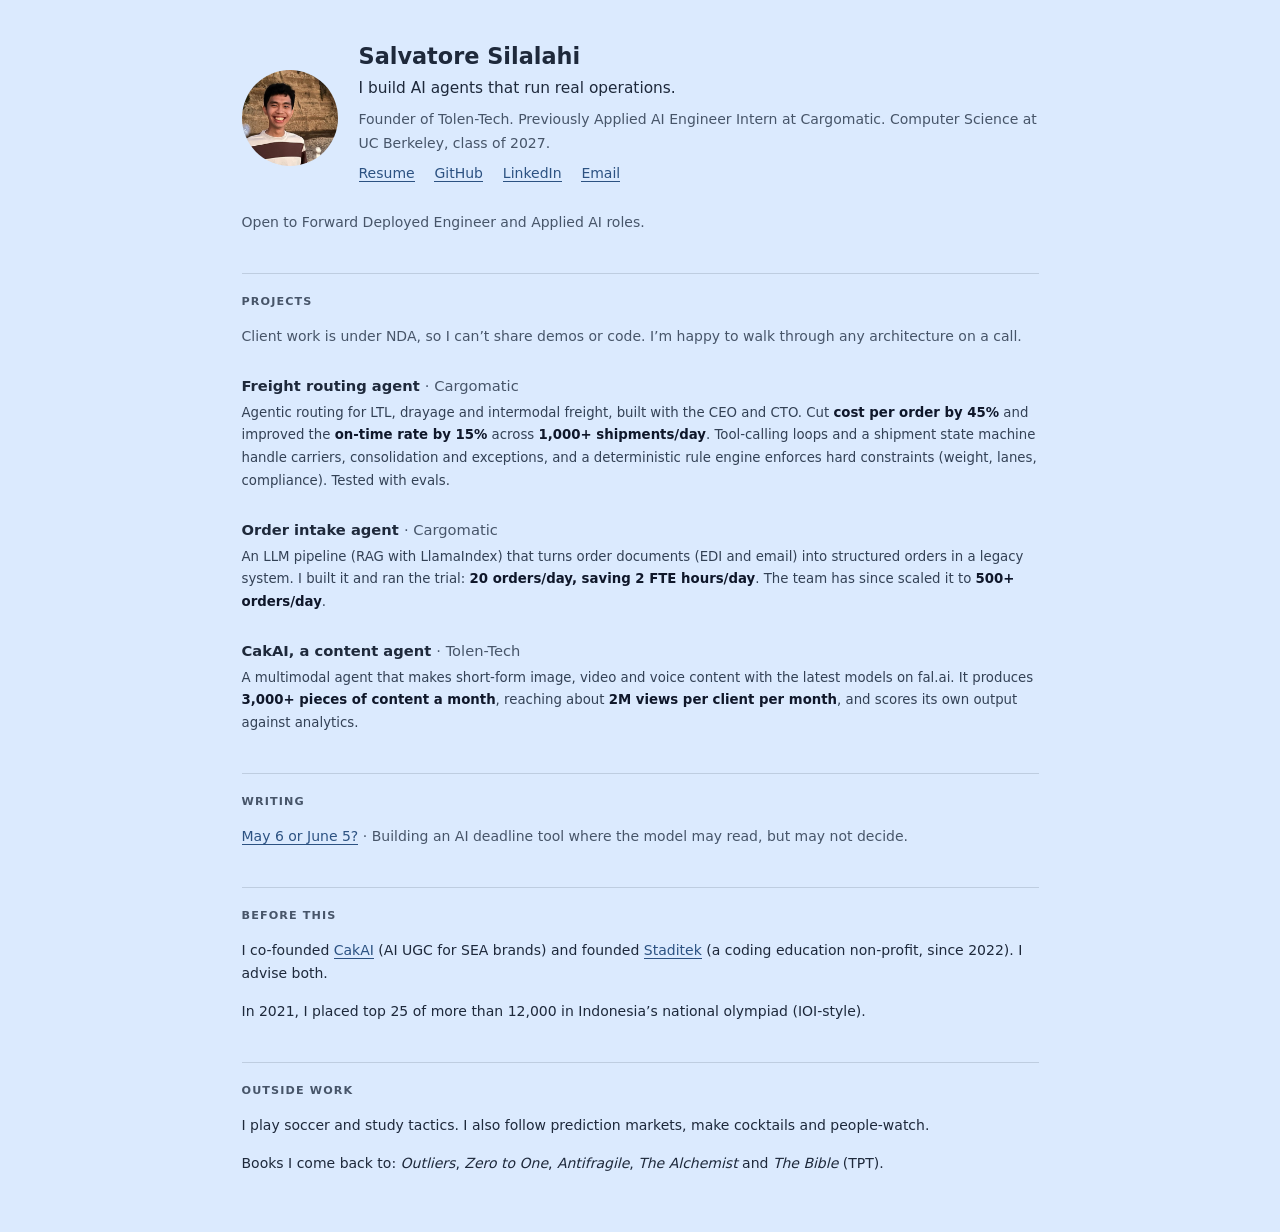
<file: index.html>
<!DOCTYPE html>
<html lang="en">
<head>
<meta charset="utf-8">
<meta name="viewport" content="width=device-width, initial-scale=1">
<title>Salvatore Silalahi | Applied AI Engineer</title>
<meta name="description" content="AI that empowers people in organizations. CS at UC Berkeley.">
<meta property="og:title" content="Salvatore Silalahi | Applied AI Engineer">
<meta property="og:description" content="AI that empowers people in organizations. CS at UC Berkeley.">
<meta property="og:type" content="website">
<link rel="stylesheet" href="style.css">
</head>
<body>

<header>
<img src="assets/photo.jpg" width="140" height="140" alt="Photo of Salvatore Silalahi">
<div>
<h1>Salvatore Silalahi</h1>
<p class="lead">I build AI agents that run real operations.</p>
<p class="muted">Founder of Tolen-Tech. Previously Applied AI Engineer Intern at Cargomatic. Computer Science at UC Berkeley, class of 2027.</p>
<p class="links"><a href="https://drive.google.com/file/d/1EehsT1Iq_umDIFLBcCO-ZupMuPwkneii/view?usp=sharing" target="_blank" rel="noopener">Resume</a> <a href="https://github.com/slvx17" target="_blank" rel="noopener">GitHub</a> <a href="https://linkedin.com/in/salvatore-unedo" target="_blank" rel="noopener">LinkedIn</a> <a href="mailto:salvatore.uos@gmail.com">Email</a></p>
</div>
</header>

<p class="muted open">Open to Forward Deployed Engineer and Applied AI roles.</p>

<h2>Projects</h2>

<p class="muted">Client work is under NDA, so I can’t share demos or code. I’m happy to walk through any architecture on a call.</p>

<h3>Freight routing agent <span>· Cargomatic</span></h3>
<p>Agentic routing for LTL, drayage and intermodal freight, built with the CEO and CTO. Cut <b>cost per order by 45%</b> and improved the <b>on-time rate by 15%</b> across <b>1,000+ shipments/day</b>. Tool-calling loops and a shipment state machine handle carriers, consolidation and exceptions, and a deterministic rule engine enforces hard constraints (weight, lanes, compliance). Tested with evals.</p>

<h3>Order intake agent <span>· Cargomatic</span></h3>
<p>An LLM pipeline (RAG with LlamaIndex) that turns order documents (EDI and email) into structured orders in a legacy system. I built it and ran the trial: <b>20 orders/day, saving 2 FTE hours/day</b>. The team has since scaled it to <b>500+ orders/day</b>.</p>

<h3>CakAI, a content agent <span>· Tolen-Tech</span></h3>
<p>A multimodal agent that makes short-form image, video and voice content with the latest models on fal.ai. It produces <b>3,000+ pieces of content a month</b>, reaching about <b>2M views per client per month</b>, and scores its own output against analytics.</p>

<h2>Writing</h2>

<p><a href="writing/may-6-or-june-5.html">May 6 or June 5?</a> <span class="muted">· Building an AI deadline tool where the model may read, but may not decide.</span></p>

<h2>Before this</h2>

<p>I co-founded <a href="https://cakai.id/" target="_blank" rel="noopener">CakAI</a> (AI UGC for SEA brands) and founded <a href="https://www.staditek.id/" target="_blank" rel="noopener">Staditek</a> (a coding education non-profit, since 2022). I advise both.</p>

<p>In 2021, I placed top 25 of more than 12,000 in Indonesia’s national olympiad (IOI-style).</p>

<h2>Outside work</h2>

<p>I play soccer and study tactics. I also follow prediction markets, make cocktails and people-watch.</p>

<p>Books I come back to: <i>Outliers</i>, <i>Zero to One</i>, <i>Antifragile</i>, <i>The Alchemist</i> and <i>The Bible</i> (TPT).</p>

</body>
</html>
</file>
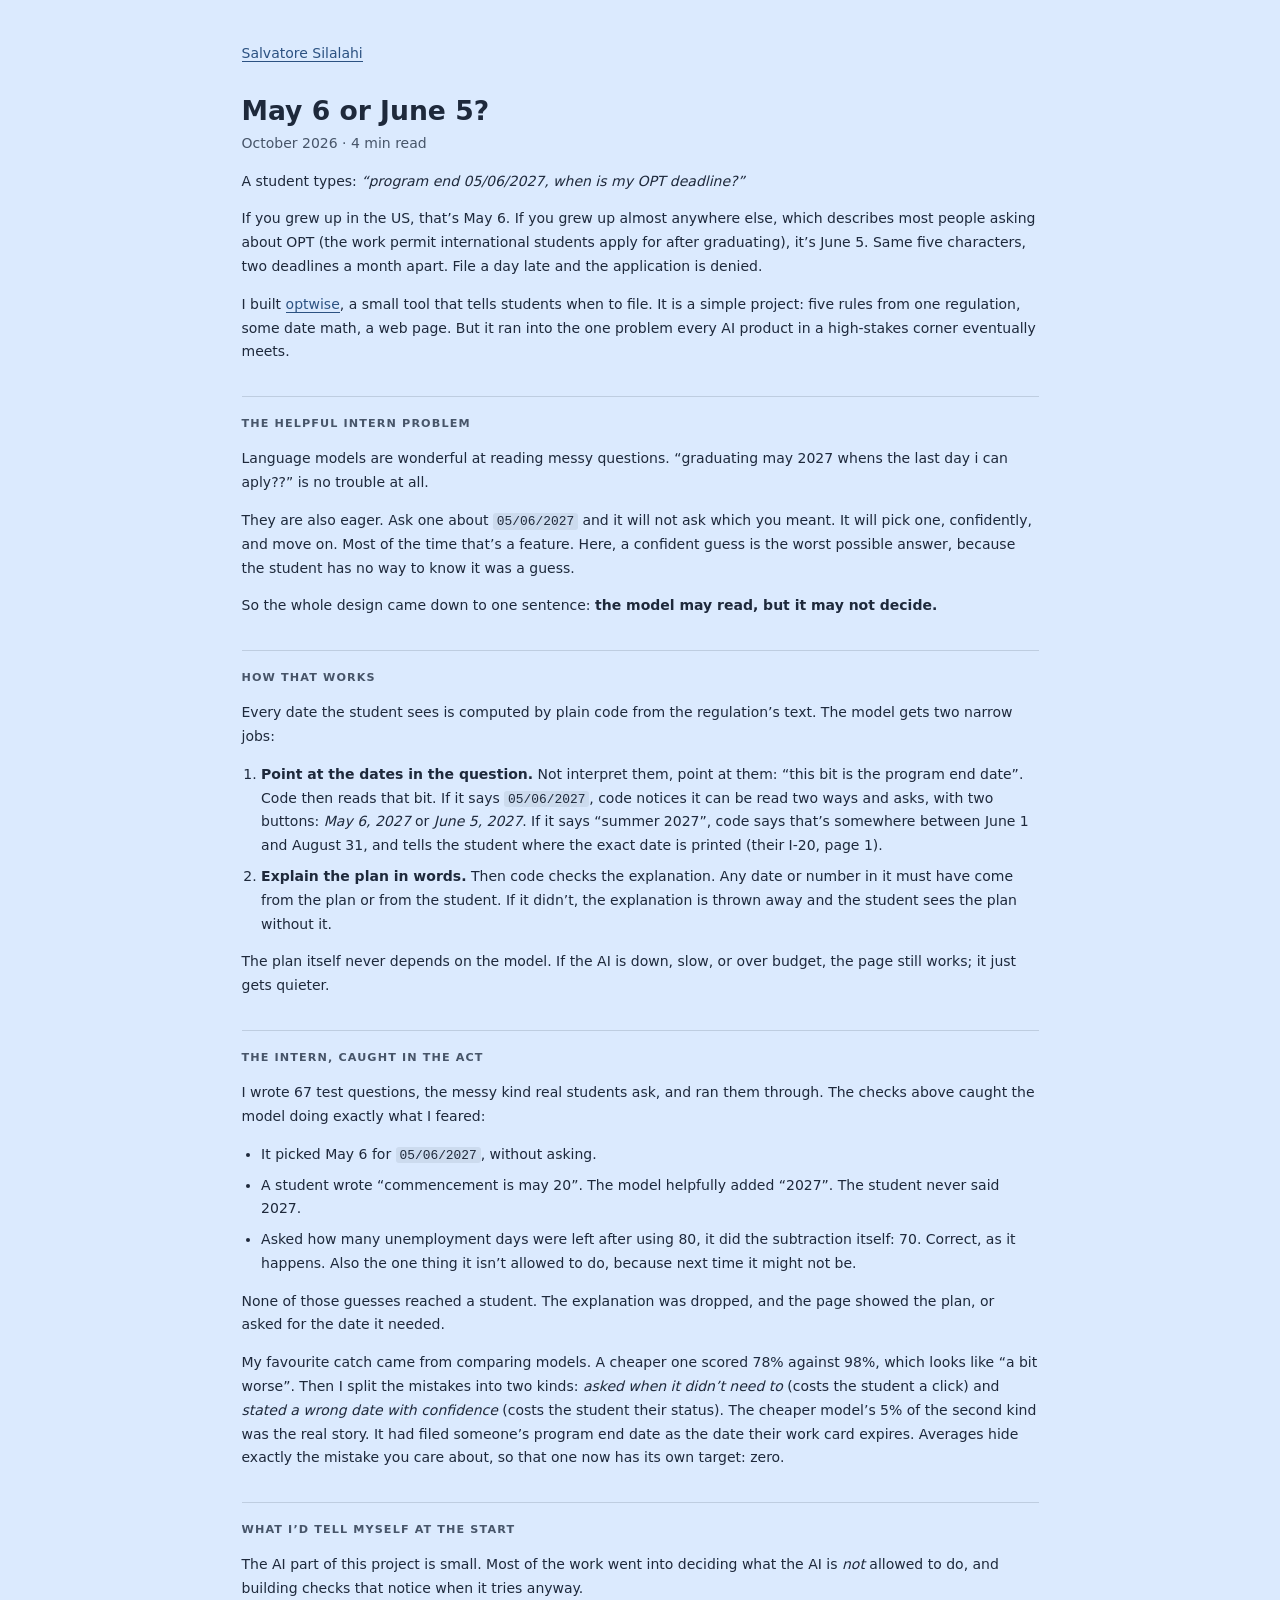
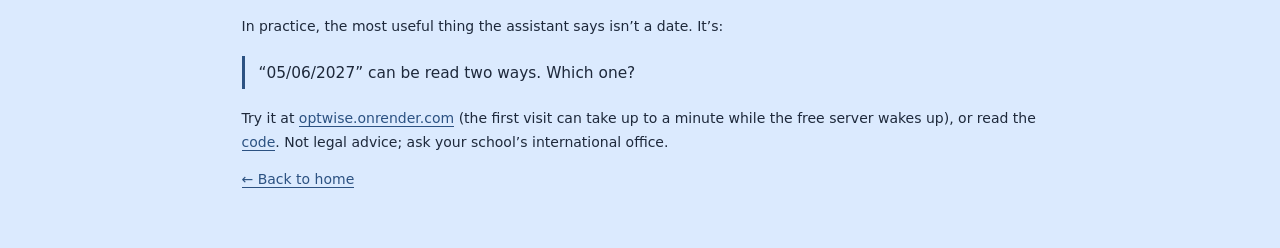
<file: writing/may-6-or-june-5.html>
<!DOCTYPE html>
<html lang="en">
<head>
<meta charset="utf-8">
<meta name="viewport" content="width=device-width, initial-scale=1">
<title>May 6 or June 5? | Salvatore Silalahi</title>
<meta name="description" content="Building an AI deadline tool where the model may read, but may not decide.">
<meta property="og:title" content="May 6 or June 5?">
<meta property="og:description" content="Building an AI deadline tool where the model may read, but may not decide.">
<meta property="og:type" content="article">
<link rel="stylesheet" href="../style.css">
</head>
<body>

<p class="muted"><a href="../">Salvatore Silalahi</a></p>

<article>
<h1>May 6 or June 5?</h1>
<p class="muted">October 2026 · 4 min read</p>

<p>A student types: <i>“program end 05/06/2027, when is my OPT deadline?”</i></p>

<p>If you grew up in the US, that’s May 6. If you grew up almost anywhere else, which describes most people asking about OPT (the work permit international students apply for after graduating), it’s June 5. Same five characters, two deadlines a month apart. File a day late and the application is denied.</p>

<p>I built <a href="https://github.com/slvx17/optwise" target="_blank" rel="noopener">optwise</a>, a small tool that tells students when to file. It is a simple project: five rules from one regulation, some date math, a web page. But it ran into the one problem every AI product in a high-stakes corner eventually meets.</p>

<h2>The helpful intern problem</h2>

<p>Language models are wonderful at reading messy questions. “graduating may 2027 whens the last day i can aply??” is no trouble at all.</p>

<p>They are also eager. Ask one about <code>05/06/2027</code> and it will not ask which you meant. It will pick one, confidently, and move on. Most of the time that’s a feature. Here, a confident guess is the worst possible answer, because the student has no way to know it was a guess.</p>

<p>So the whole design came down to one sentence: <b>the model may read, but it may not decide.</b></p>

<h2>How that works</h2>

<p>Every date the student sees is computed by plain code from the regulation’s text. The model gets two narrow jobs:</p>

<ol>
<li><b>Point at the dates in the question.</b> Not interpret them, point at them: “this bit is the program end date”. Code then reads that bit. If it says <code>05/06/2027</code>, code notices it can be read two ways and asks, with two buttons: <i>May 6, 2027</i> or <i>June 5, 2027</i>. If it says “summer 2027”, code says that’s somewhere between June 1 and August 31, and tells the student where the exact date is printed (their I-20, page 1).</li>
<li><b>Explain the plan in words.</b> Then code checks the explanation. Any date or number in it must have come from the plan or from the student. If it didn’t, the explanation is thrown away and the student sees the plan without it.</li>
</ol>

<p>The plan itself never depends on the model. If the AI is down, slow, or over budget, the page still works; it just gets quieter.</p>

<h2>The intern, caught in the act</h2>

<p>I wrote 67 test questions, the messy kind real students ask, and ran them through. The checks above caught the model doing exactly what I feared:</p>

<ul>
<li>It picked May 6 for <code>05/06/2027</code>, without asking.</li>
<li>A student wrote “commencement is may 20”. The model helpfully added “2027”. The student never said 2027.</li>
<li>Asked how many unemployment days were left after using 80, it did the subtraction itself: 70. Correct, as it happens. Also the one thing it isn’t allowed to do, because next time it might not be.</li>
</ul>

<p>None of those guesses reached a student. The explanation was dropped, and the page showed the plan, or asked for the date it needed.</p>

<p>My favourite catch came from comparing models. A cheaper one scored 78% against 98%, which looks like “a bit worse”. Then I split the mistakes into two kinds: <i>asked when it didn’t need to</i> (costs the student a click) and <i>stated a wrong date with confidence</i> (costs the student their status). The cheaper model’s 5% of the second kind was the real story. It had filed someone’s program end date as the date their work card expires. Averages hide exactly the mistake you care about, so that one now has its own target: zero.</p>

<h2>What I’d tell myself at the start</h2>

<p>The AI part of this project is small. Most of the work went into deciding what the AI is <i>not</i> allowed to do, and building checks that notice when it tries anyway.</p>

<p>In practice, the most useful thing the assistant says isn’t a date. It’s:</p>

<blockquote>“05/06/2027” can be read two ways. Which one?</blockquote>

<p>Try it at <a href="https://optwise.onrender.com" target="_blank" rel="noopener">optwise.onrender.com</a> (the first visit can take up to a minute while the free server wakes up), or read the <a href="https://github.com/slvx17/optwise" target="_blank" rel="noopener">code</a>. Not legal advice; ask your school’s international office.</p>
</article>

<p class="muted"><a href="../">← Back to home</a></p>

</body>
</html>
</file>
<file: style.css>
* { box-sizing: border-box; }

html { font-size: 14px; }

body {
  max-width: 65%;
  margin: 3rem auto 4rem;
  padding: 0 1.25rem;
  background: #dbeafe;
  color: #1e293b;
  font: 1rem/1.7 system-ui, -apple-system, "Segoe UI", sans-serif;
  overflow-wrap: break-word;
}

header { display: flex; flex-wrap: wrap; align-items: center; gap: 1.5rem; margin-bottom: 1.25rem; }
header div { flex: 1 1 16rem; min-width: 0; }
header p { margin: 0 0 0.5rem; }
img { display: block; width: 96px; max-width: 100%; height: auto; border-radius: 50%; }

h1 { margin: 0 0 0.25rem; font-size: 1.6rem; line-height: 1.3; }
h2 {
  margin: 2.75rem 0 1rem;
  padding-top: 1.25rem;
  border-top: 1px solid rgba(30, 41, 59, 0.15);
  font-size: 0.8rem;
  letter-spacing: 0.1em;
  text-transform: uppercase;
  color: #475569;
}
h3 { margin: 2rem 0 0.35rem; font-size: 1.05rem; line-height: 1.4; }
h3 span { font-weight: normal; color: #475569; }
p { margin: 0 0 1rem; }

.lead { font-size: 1.1rem; }
.muted { color: #475569; }
.open { margin-bottom: 0; }
.links a { margin-right: 1.1rem; }
h3 + p { font-size: 0.95rem; color: #334155; }
h3 + p b { color: #0f172a; }

a { color: #2c5282; text-decoration: none; border-bottom: 1px solid; }

article { margin-top: 2rem; }
article h1 { font-size: 1.9rem; }
article h2 { margin-top: 2.25rem; }
article ol, article ul { padding-left: 1.4rem; margin: 0 0 1rem; }
article li { margin-bottom: 0.5rem; }
code { font-size: 0.92em; background: rgba(30, 41, 59, 0.08); padding: 0.05em 0.3em; border-radius: 3px; }
blockquote { margin: 1.25rem 0; padding: 0.25rem 0 0.25rem 1rem; border-left: 3px solid #2c5282; font-size: 1.1rem; }

@media (max-width: 60rem) { body { max-width: none; } }
</file>
